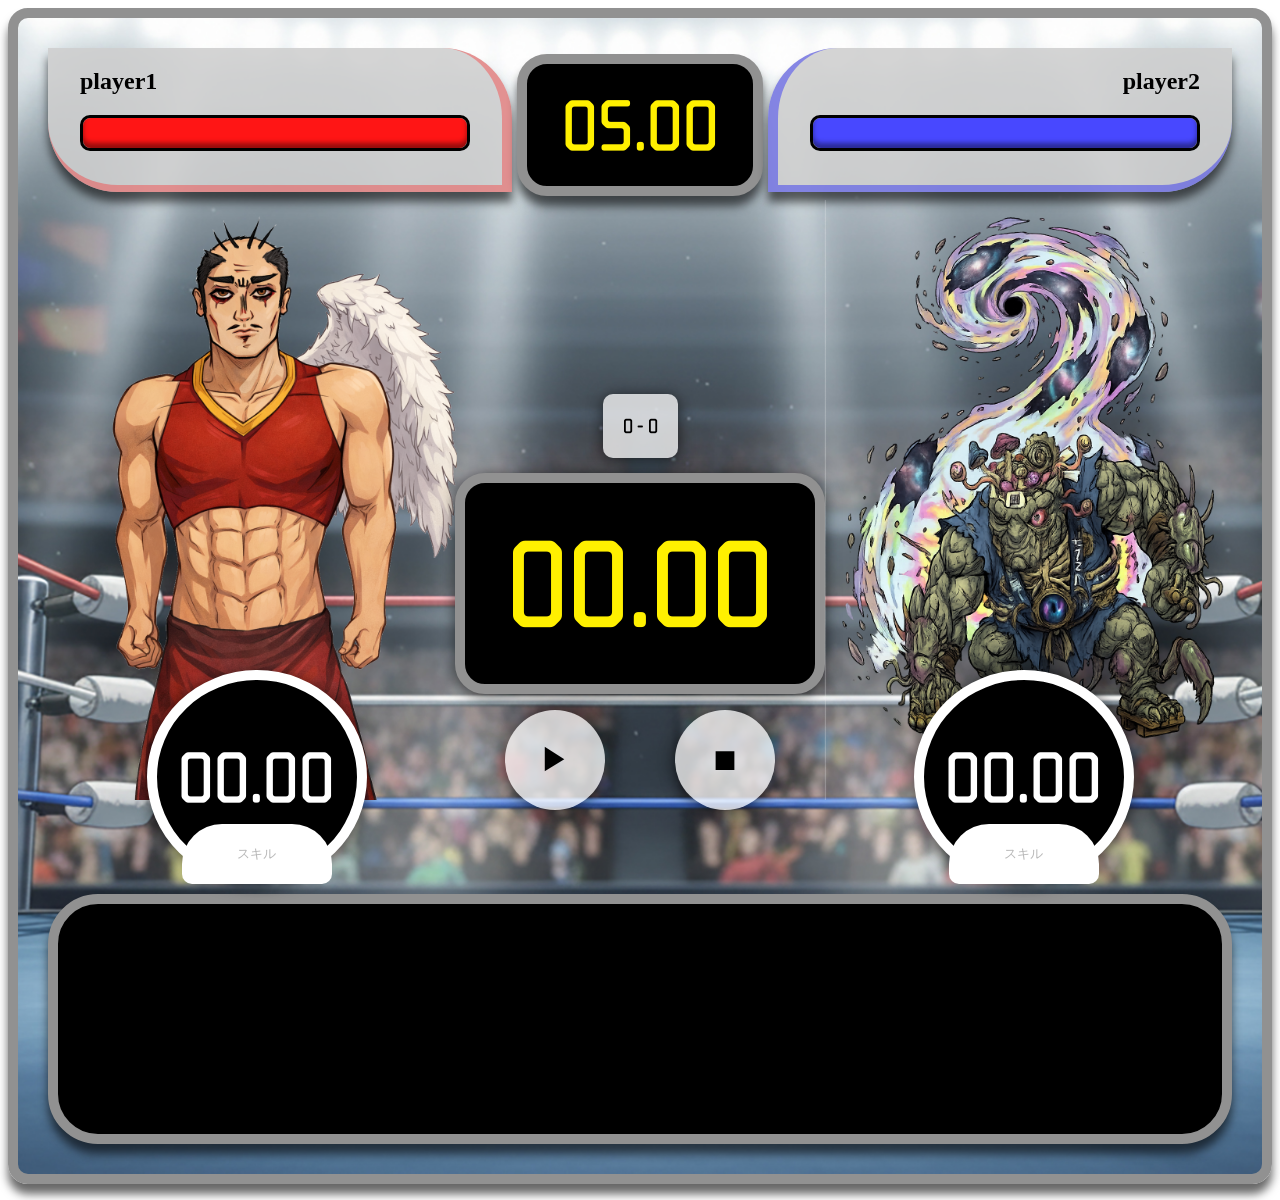
<file: playArea/game.html>
<!DOCTYPE html>
<html lang="ja">
<head>
    <meta charset="UTF-8">
    <meta name="viewport" content="width=device-width, initial-scale=1.0">
    <title>Document</title>
    <!-- googleフォント -->
    <link rel="preconnect" href="https://fonts.googleapis.com">
    <link rel="preconnect" href="https://fonts.gstatic.com" crossorigin>
    <link href="https://fonts.googleapis.com/css2?family=WDXL+Lubrifont+JP+N&display=swap" rel="stylesheet">
    <!-- オリジナルCSS -->
    <link rel="stylesheet" href="style.css">
</head>
<body>
    <section class="background">
        <div class="play-header">
            <div class="p1-area">
                <h2 id="p1name">PLAYER 1</h2>
                    <div class="HPbar">
                        <div id="p1-hp"></div>
                    </div>
            </div> 
            <div id="goal" class="goal">
                <p id="goal-time">05.00</p>
            </div>
            <div class="p2-area">
                <h2 id="p2name">PLAYER 2</h2>
                <div class="HPbar">
                    <div id="p2-hp"></div>
                </div>
            </div>
        </div>
        <div class="play-area">
            <div class="player-display">
                <img id="p1-char-img" class="character" src="../img/player1.png" alt="1Pキャラ">
                <div id="p1time" class="player_time">00.00</div>
                <button id="p1skillbtn" class="p1skill" disabled>スキル</button>
            </div>
            <div id="center" class="stopwatch">
                <span>
                    <p id="score-board">0 - 0</p>
                </span>
                <div id="stopwatch" class="time">00.00</div>
                <section>
                    <button id="startbtn">&#x25b6</button>
                    <button id="stopbtn" disabled>&#x23f9</button>
                </section>
            </div>
            <div class="player-display">
                <img id="p2-char-img" class="character" src="../img/player2.png" alt="2Pキャラ">
                <div id="p2time" class="player_time">00.00</div>
                <button id="p2skillbtn" class="p2skill" disabled>スキル</button>
            </div>
        </div>
        <div class="commentarea">
            <p id="comment1"></p>
            <p id="comment2"></p>
        </div>
    </section>
    <script src="main.js"></script>
</body>
</html>
</file>
<file: playArea/style.css>
html {
    max-width: 1700px;
    margin-right: auto;
    margin-left: auto;
}

/*ゲーム画面*/
.background {
    margin-bottom: 1rem;
    background: no-repeat url(../img/ringu.jpg) center center;
    background-size: cover;
    padding: 30px;
    border: solid #919191 10px;
    border-radius: 20px;
    box-shadow: 0px 10px 10px #00000098;
}
.play-header {
    display: flex;
    justify-content: space-around;
    height: 9rem;
    margin-right: auto;
    margin-left: auto;
    max-width: 1500px;
    height: 144px;
}
.goal {
    text-align: center;
    font-family: "WDXL Lubrifont JP N", sans-serif;
    font-weight: 400;
    font-style: normal;
    font-size: 70px;
    color: #fff000;
    margin-top: -4rem;
    margin-inline: 5px;
    width: 300px;
}
.goal p {
    padding: 20px;
    border: solid #919191 10px;
    background-color: #000000;
    border-radius: 30px;
    box-shadow: 0px 10px 10px #00000098;
}
.time {
    font-family: "WDXL Lubrifont JP N", sans-serif;
    font-weight: 400;
    font-style: normal;
    font-size: 70px;
}
.p1-area, .p2-area  {
    width: 40%;
    min-width: 100px;
}
.p1-area {
    text-align: left;
    background-color: #cfcfcfe0;
    border-right: solid #ff23235e 10px;
    border-bottom: solid #ff23235e 7px;
    border-bottom-left-radius: 70px;
    border-top-right-radius: 70px;
    padding-inline: 2rem;
    box-shadow: 0px 10px 10px #00000098;
}
.p2-area {
    text-align: right;
    background-color: #cfcfcfe0;
    border-left: solid #0000ff5e 10px;
    border-bottom: solid #0000ff5e 7px;
    border-bottom-right-radius: 70px;
    border-top-left-radius: 70px;
    padding-inline: 2rem;
    box-shadow: 0px 10px 10px #00000098;
}
.HPbar {
    background: #868686;
    height: 30px;
    border: solid #000 3px;
    border-radius: 10px;
    margin-bottom: 10px;
}
.HPbar div {
    height: 100%;
    border-radius: 8px;
    transition: 0.3s;
}
.p1-area .HPbar div{
    background-color: #ff1515;
    box-shadow: inset 0px -5px 5px #0000006b;
    width: 100%;
}
.p2-area .HPbar div{
    background-color: #4848ff;
    box-shadow: inset 0px -5px 5px #0000006b;
    width: 100%;
}
.play-area {
    margin-right: auto;
    margin-left: auto;
    margin-top: .5rem;
    display: flex;
    justify-content: space-around;
    align-items: center;
}
.player-display {
    display: flex;
    flex-direction: column;
    align-items: center;
    gap: 10px;
    width: 500px;
}
.stopwatch {
    display: flex;
    flex-direction: column;
    align-items: center;
    width: 350px;
    display: flex;
    align-items: center;
    justify-content: center;
    padding-top: 120px;
}
.stopwatch div {
    text-align: center;
    background-color: #000000;
    color: #fff000;
    font-family: "WDXL Lubrifont JP N", sans-serif;
    font-weight: 450;
    font-style: normal;
    font-size: 120px;
    width: 350px;
    padding-block: 30px;
    border: solid #919191 10px;
    border-radius: 30px;
    box-shadow: 0px 2px 15px #00000098;
}
.stopwatch span {
    font-family: "WDXL Lubrifont JP N", sans-serif;
    font-weight: 450;
    font-size: 20px;
    background-color: #ffffffbd;
    border-radius: 10px;
    padding-inline: 20px;
    margin-bottom: 15px;
    box-shadow: 0px 2px 15px #00000098;
}
.stopwatch section {
    display: flex;
    gap: 70px;
}
.stopwatch button {
    margin-top: 1rem;
    box-shadow: 0px 2px 15px #00000098;
    width: 100px;
    height: 100px;
    border-radius: 200px;
    border: none;
    color: #000000;
    background-color: #ffffffbd;
    font-size: 30px
}
#stopbtn:hover {
    background-color: #000000bd;
    color: #fff;
}
#startbtn:hover {
    background-color: #000000a2;
    color: #ff1515;
}
.character {
    min-width: 200px;
    min-height: 400px;
    max-width: 400px;
    max-height: 800px;
    width: 100%;
    object-fit: cover;
    margin-bottom: 10px;
}
.player_time {
    text-align: center;
    background-color: #000000;
    color: #ffffff;
    font-family: "WDXL Lubrifont JP N", sans-serif;
    font-weight: 450;
    font-style: normal;
    font-size: 70px;
    width: 200px;
    padding-block: 56px;
    border: solid #ffffff 10px;
    border-radius: 100%;
    box-shadow: 0px 2px 15px #00000098;
    margin-top: -150px;
}
.cooldown {
    text-align: center;
    padding-top: 19px;
    margin-top: -230px;
    width: 150px;
    height: 50px;
    border-top-left-radius: 10px;
    border-top-right-radius: 10px;
    border-bottom-left-radius: 40px;
    border-bottom-right-radius: 40px;
    background-color: #fff;
}
.p1skill, .p2skill {
    margin-top: -70px;
    width: 150px;
    height: 60px;
    border-top-left-radius: 40px;
    border-top-right-radius: 40px;
    border-bottom-left-radius: 10px;
    border-bottom-right-radius: 10px;
    border:  none;
    background-color: #fff;
}
.commentarea {
    margin-top: 10px;
    font-size: 32px;
    text-align: center;
    color: #fff;
    border: solid #919191 10px;
    background-color: #000000;
    border-radius: 50px;
    box-shadow: 0px 10px 10px #00000098;
    height: 230px;
}
.hidden-timer {
    color: transparent !important; /* 文字色を透明にする */
    transition: color 0.5s;        /* ふわっと消える効果 */
}

.btn{
    display: inline-block;
    padding: 10px 20px;
    background-color: black;
    color: white;
    border: 2px solid white;
    border-radius: 5px;
    cursor: pointer;
    font-size: 32px;
    margin: 10px;
}

.btn:hover {
    opacity: 0.7;
    color: white;
}
</file>
